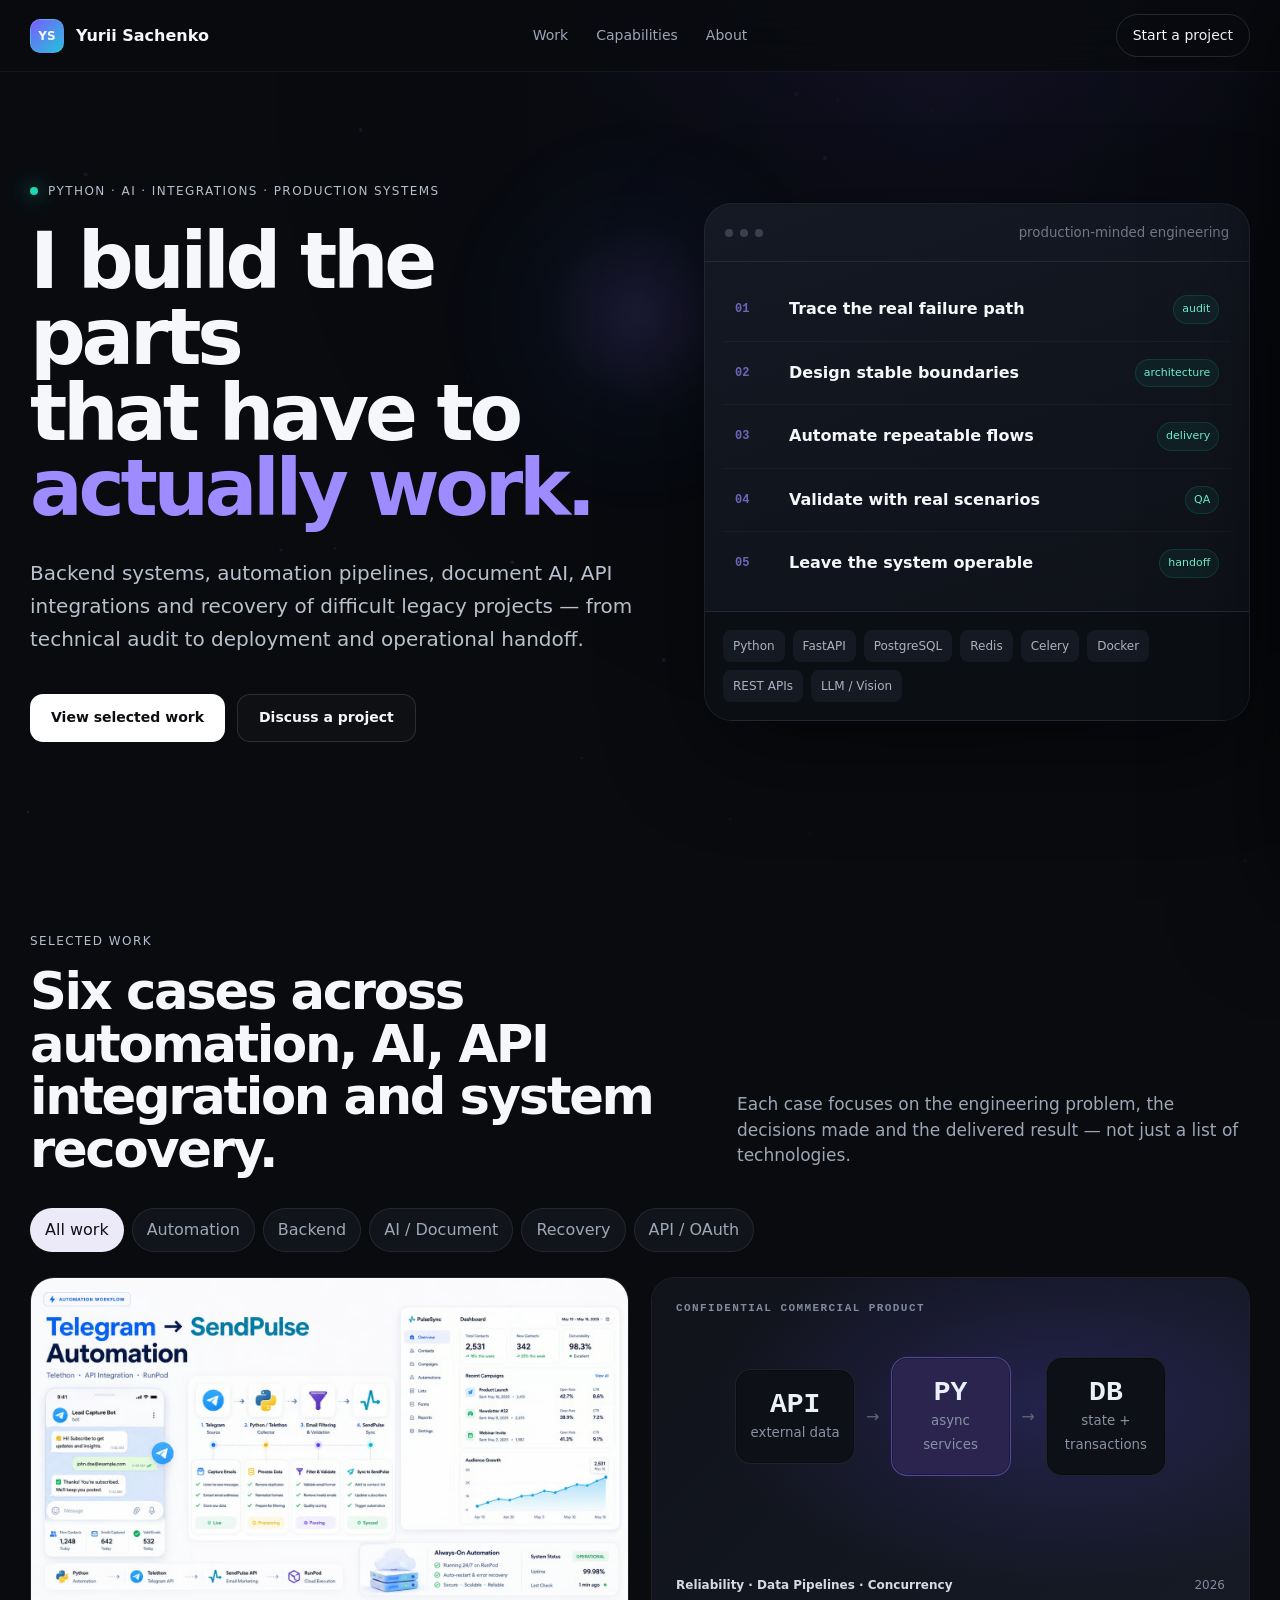
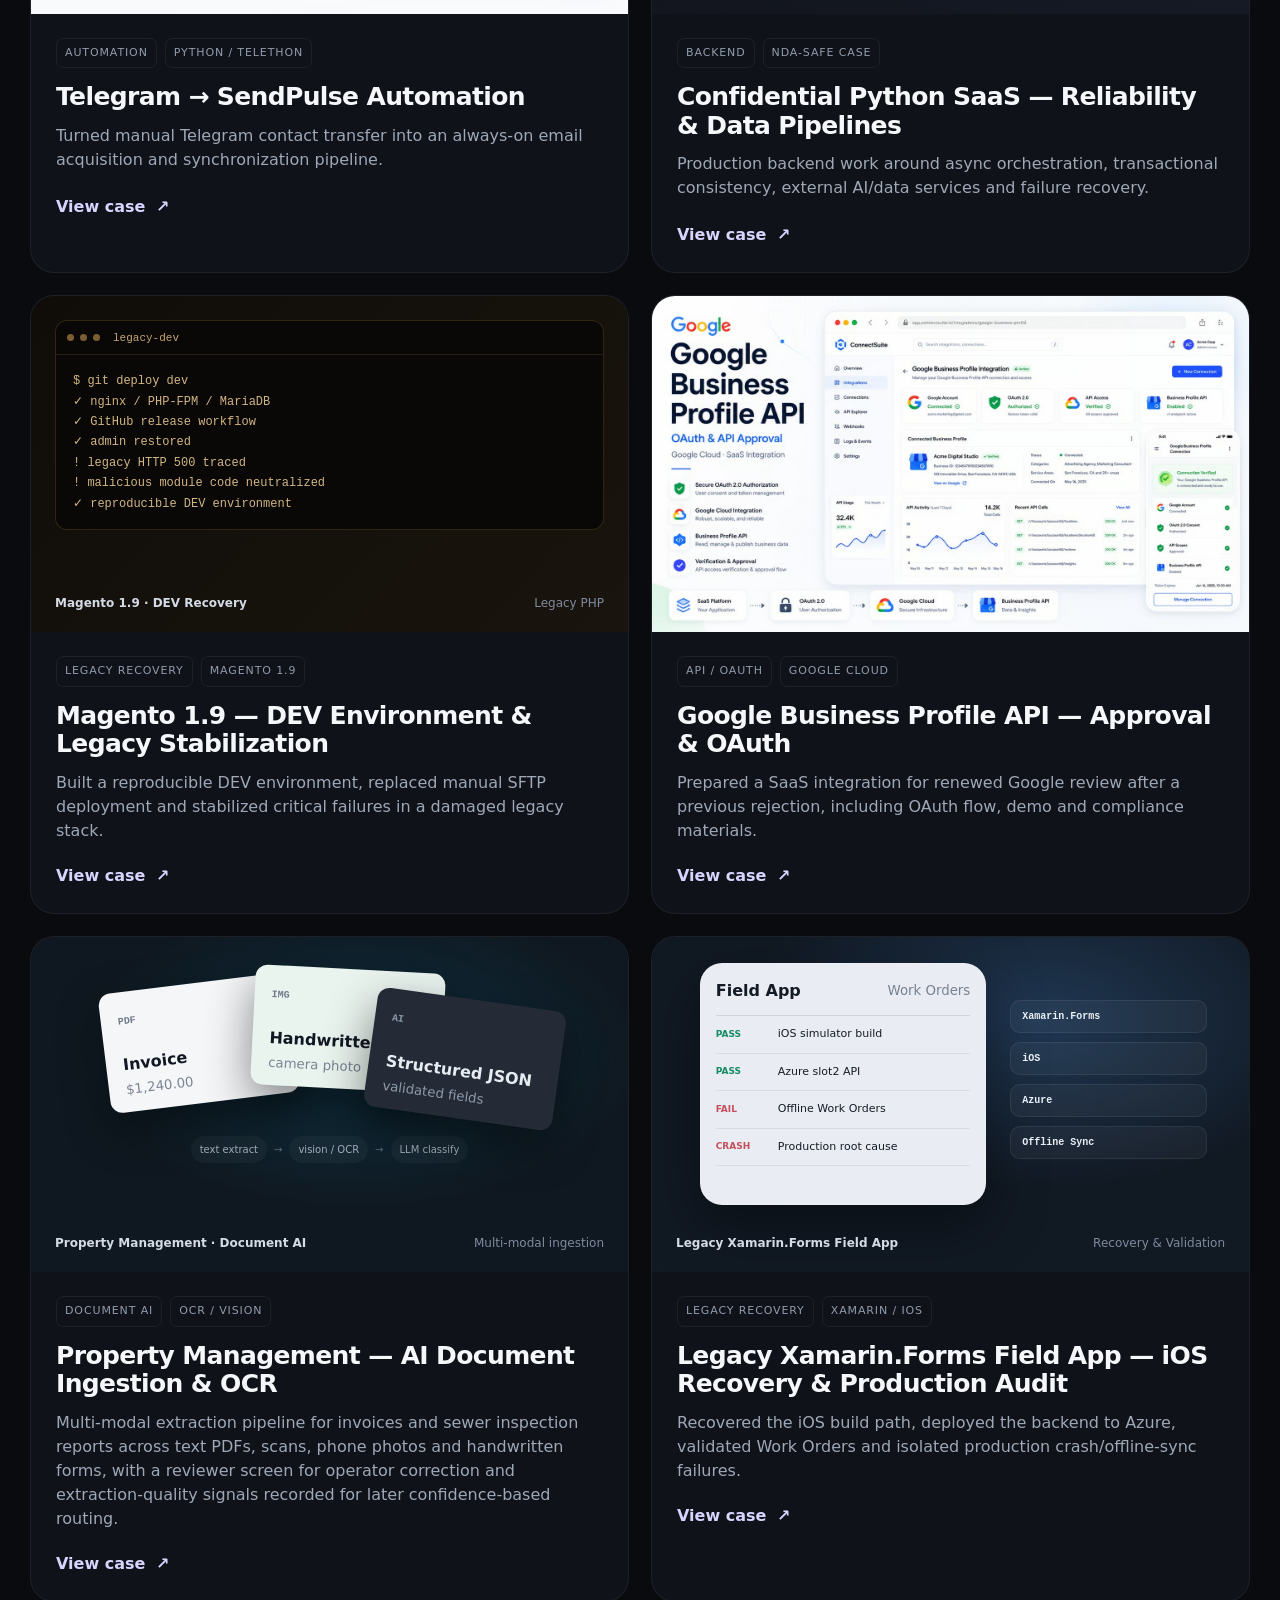
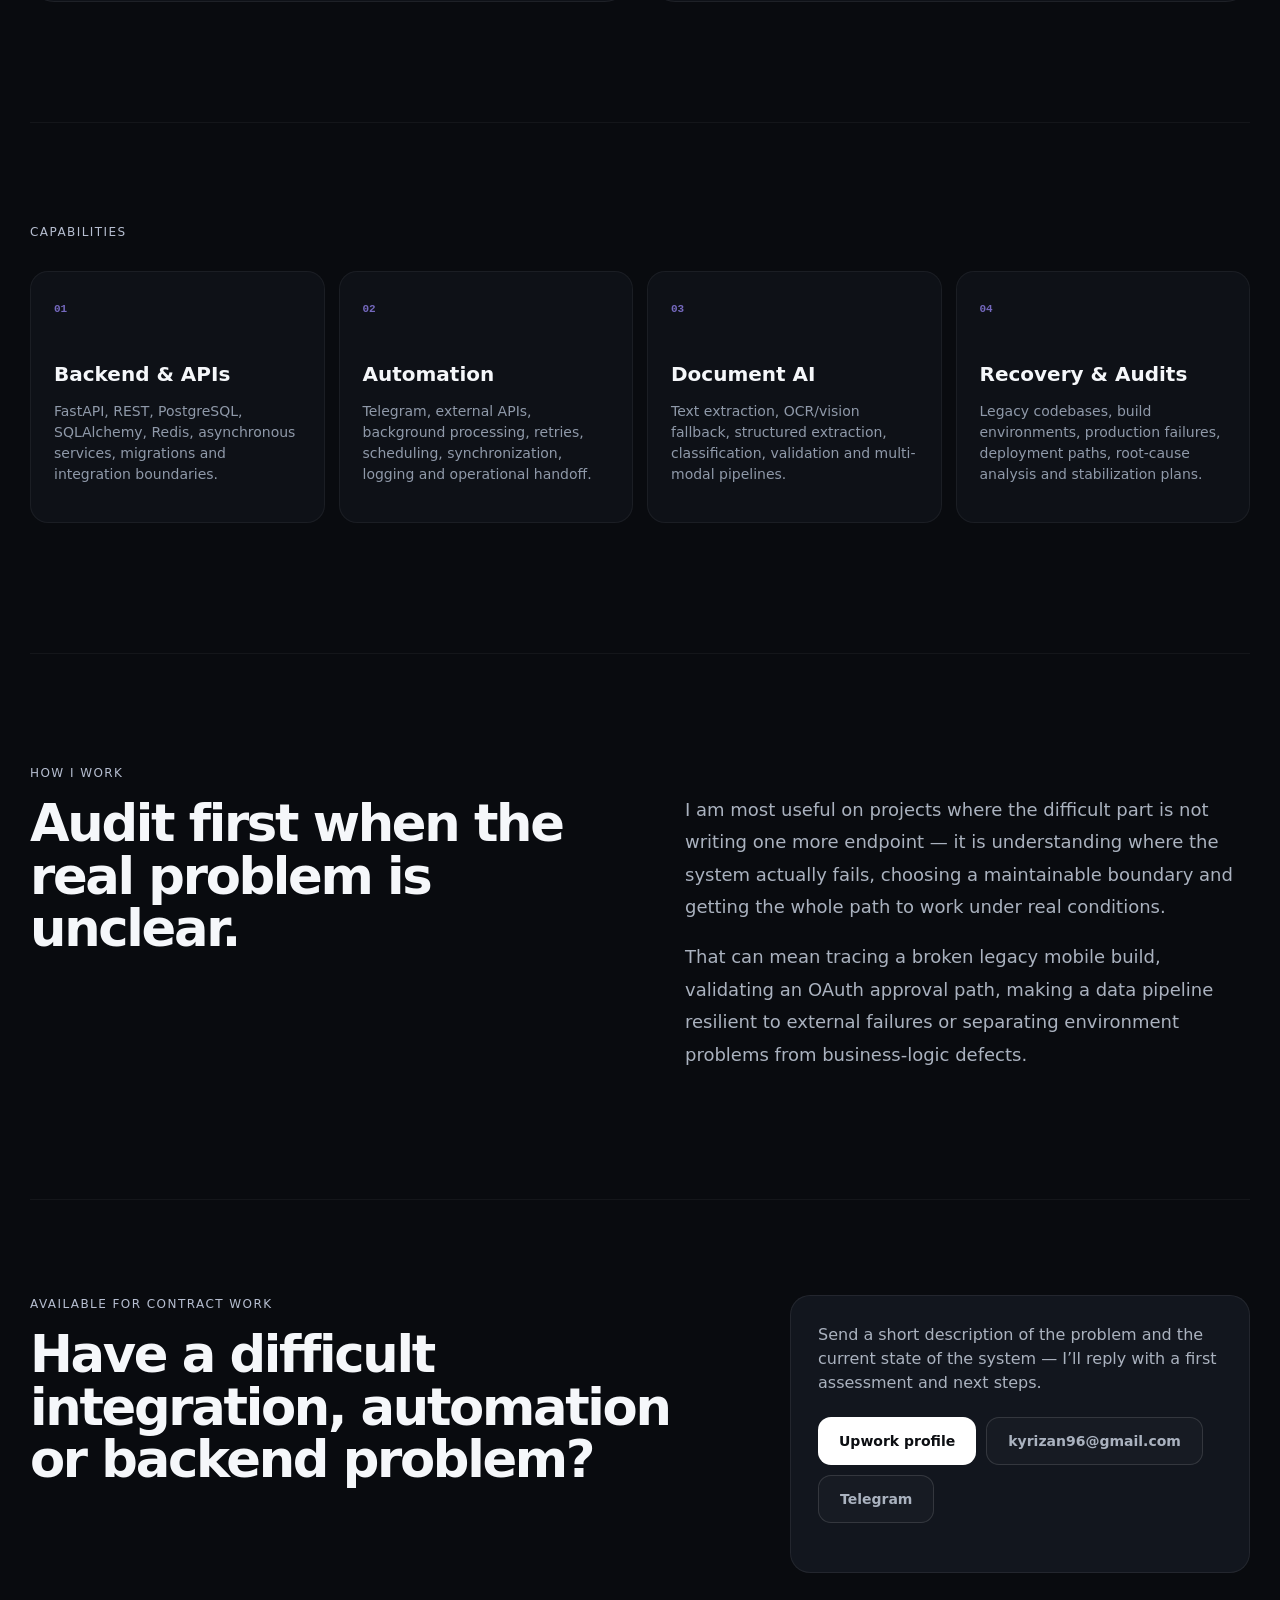
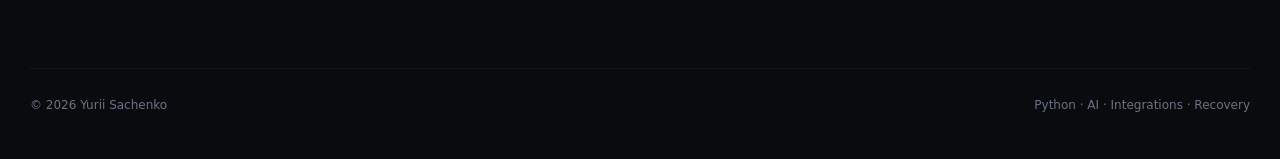
<file: index.html>
<!doctype html>
<html lang="en">
<head>
  <meta charset="utf-8" />
  <meta name="viewport" content="width=device-width, initial-scale=1" />
  <meta name="description" content="Selected engineering work by Yurii Sachenko — Python backend, AI document processing, API integrations, automation and legacy recovery." />
  <title>Yurii Sachenko — Engineering Portfolio</title>
  <meta property="og:type" content="website" />
  <meta property="og:url" content="https://yurafreedom.github.io/yurii-engineering-portfolio/" />
  <meta property="og:title" content="Yurii Sachenko — Engineering Portfolio" />
  <meta property="og:description" content="Selected engineering work by Yurii Sachenko — Python backend, AI document processing, API integrations, automation and legacy recovery." />
  <meta property="og:image" content="https://yurafreedom.github.io/yurii-engineering-portfolio/assets/og-image.png" />
  <meta property="og:image:width" content="1200" />
  <meta property="og:image:height" content="630" />
  <meta property="og:image:alt" content="Yurii Sachenko — Python, AI, integrations and production systems." />
  <meta name="twitter:card" content="summary_large_image" />
  <meta name="twitter:title" content="Yurii Sachenko — Engineering Portfolio" />
  <meta name="twitter:description" content="Selected engineering work by Yurii Sachenko — Python backend, AI document processing, API integrations, automation and legacy recovery." />
  <meta name="twitter:image" content="https://yurafreedom.github.io/yurii-engineering-portfolio/assets/og-image.png" />
  <link rel="icon" type="image/svg+xml" href="assets/favicon.svg" />
  <link rel="stylesheet" href="styles.css" />
</head>
<body>
  <canvas class="ambient-canvas" id="ambientCanvas" aria-hidden="true"></canvas>
  <div class="scroll-progress" id="scrollProgress" aria-hidden="true"></div>
  <div class="cursor-glow" id="cursorGlow" aria-hidden="true"></div>
  <header class="site-header">
    <a class="brand" href="#top" aria-label="Home"><span class="brand-mark">YS</span><span>Yurii Sachenko</span></a>
    <nav class="nav" aria-label="Primary">
      <a href="#work">Work</a>
      <a href="#capabilities">Capabilities</a>
      <a href="#about">About</a>
    </nav>
    <a class="header-cta" href="#contact">Start a project</a>
  </header>

  <main id="top">
    <section class="hero section-shell">
      <div class="hero-copy">
        <div class="eyebrow"><span class="pulse"></span> Python · AI · Integrations · Production Systems</div>
        <h1>I build the parts<br/>that have to <em>actually work.</em></h1>
        <p class="hero-lede">Backend systems, automation pipelines, document AI, API integrations and recovery of difficult legacy projects — from technical audit to deployment and operational handoff.</p>
        <div class="hero-actions">
          <a class="btn btn-primary" href="#work">View selected work</a>
          <a class="btn btn-ghost" href="#contact">Discuss a project</a>
        </div>
      </div>
      <div class="hero-panel" aria-label="Engineering focus">
        <div class="terminal-top"><span></span><span></span><span></span><small>production-minded engineering</small></div>
        <div class="terminal-body">
          <div class="terminal-row"><b>01</b><span>Trace the real failure path</span><i>audit</i></div>
          <div class="terminal-row"><b>02</b><span>Design stable boundaries</span><i>architecture</i></div>
          <div class="terminal-row"><b>03</b><span>Automate repeatable flows</span><i>delivery</i></div>
          <div class="terminal-row"><b>04</b><span>Validate with real scenarios</span><i>QA</i></div>
          <div class="terminal-row"><b>05</b><span>Leave the system operable</span><i>handoff</i></div>
        </div>
        <div class="hero-stack">
          <span>Python</span><span>FastAPI</span><span>PostgreSQL</span><span>Redis</span><span>Celery</span><span>Docker</span><span>REST APIs</span><span>LLM / Vision</span>
        </div>
      </div>
    </section>

    <section class="work-intro section-shell" id="work">
      <div>
        <div class="kicker">Selected work</div>
        <h2>Six cases across automation, AI, API integration and system recovery.</h2>
      </div>
      <p>Each case focuses on the engineering problem, the decisions made and the delivered result — not just a list of technologies.</p>
    </section>

    <section class="filters section-shell" aria-label="Project filters">
      <button class="filter active" data-filter="all">All work</button>
      <button class="filter" data-filter="automation">Automation</button>
      <button class="filter" data-filter="backend">Backend</button>
      <button class="filter" data-filter="ai">AI / Document</button>
      <button class="filter" data-filter="recovery">Recovery</button>
      <button class="filter" data-filter="api">API / OAuth</button>
    </section>

    <section class="project-grid section-shell" id="projectGrid">
      <article class="project-card" data-tags="automation api backend" data-project="sendpulse">
        <div class="project-cover image-cover"><img src="assets/telegram-sendpulse.jpg" alt="Telegram to SendPulse automation case cover" /></div>
        <div class="project-card-body">
          <div class="card-meta"><span>Automation</span><span>Python / Telethon</span></div>
          <h3>Telegram → SendPulse Automation</h3>
          <p>Turned manual Telegram contact transfer into an always-on email acquisition and synchronization pipeline.</p>
          <button class="text-link open-project">View case <span>↗</span></button>
        </div>
      </article>

      <article class="project-card" data-tags="backend automation" data-project="confidential">
        <div class="project-cover generated-cover cover-confidential">
          <div class="cover-label">CONFIDENTIAL COMMERCIAL PRODUCT</div>
          <div class="flow-diagram">
            <div class="flow-node"><span>API</span><small>external data</small></div><i>→</i>
            <div class="flow-node core"><span>PY</span><small>async services</small></div><i>→</i>
            <div class="flow-node"><span>DB</span><small>state + transactions</small></div>
          </div>
          <div class="cover-footer"><b>Reliability · Data Pipelines · Concurrency</b><span>2026</span></div>
        </div>
        <div class="project-card-body">
          <div class="card-meta"><span>Backend</span><span>NDA-safe case</span></div>
          <h3>Confidential Python SaaS — Reliability & Data Pipelines</h3>
          <p>Production backend work around async orchestration, transactional consistency, external AI/data services and failure recovery.</p>
          <button class="text-link open-project">View case <span>↗</span></button>
        </div>
      </article>

      <article class="project-card" data-tags="recovery backend" data-project="magento">
        <div class="project-cover generated-cover cover-magento">
          <div class="retro-window">
            <div class="retro-bar"><span></span><span></span><span></span><b>legacy-dev</b></div>
            <pre>$ git deploy dev
✓ nginx / PHP-FPM / MariaDB
✓ GitHub release workflow
✓ admin restored
! legacy HTTP 500 traced
! malicious module code neutralized
✓ reproducible DEV environment</pre>
          </div>
          <div class="cover-footer"><b>Magento 1.9 · DEV Recovery</b><span>Legacy PHP</span></div>
        </div>
        <div class="project-card-body">
          <div class="card-meta"><span>Legacy Recovery</span><span>Magento 1.9</span></div>
          <h3>Magento 1.9 — DEV Environment & Legacy Stabilization</h3>
          <p>Built a reproducible DEV environment, replaced manual SFTP deployment and stabilized critical failures in a damaged legacy stack.</p>
          <button class="text-link open-project">View case <span>↗</span></button>
        </div>
      </article>

      <article class="project-card" data-tags="api backend" data-project="google">
        <div class="project-cover image-cover"><img src="assets/google-business-profile.jpg" alt="Google Business Profile API OAuth approval case cover" /></div>
        <div class="project-card-body">
          <div class="card-meta"><span>API / OAuth</span><span>Google Cloud</span></div>
          <h3>Google Business Profile API — Approval & OAuth</h3>
          <p>Prepared a SaaS integration for renewed Google review after a previous rejection, including OAuth flow, demo and compliance materials.</p>
          <button class="text-link open-project">View case <span>↗</span></button>
        </div>
      </article>

      <article class="project-card" data-tags="ai backend automation" data-project="property-management">
        <div class="project-cover generated-cover cover-ocr">
          <div class="doc-stack">
            <div class="doc doc-a"><span>PDF</span><b>Invoice</b><small>$1,240.00</small></div>
            <div class="doc doc-b"><span>IMG</span><b>Handwritten</b><small>camera photo</small></div>
            <div class="doc doc-c"><span>AI</span><b>Structured JSON</b><small>validated fields</small></div>
          </div>
          <div class="ocr-path"><span>text extract</span><i>→</i><span>vision / OCR</span><i>→</i><span>LLM classify</span></div>
          <div class="cover-footer"><b>Property Management · Document AI</b><span>Multi-modal ingestion</span></div>
        </div>
        <div class="project-card-body">
          <div class="card-meta"><span>Document AI</span><span>OCR / Vision</span></div>
          <h3>Property Management — AI Document Ingestion & OCR</h3>
          <p>Multi-modal extraction pipeline for invoices and sewer inspection reports across text PDFs, scans, phone photos and handwritten forms, with a reviewer screen for operator correction and extraction-quality signals recorded for later confidence-based routing.</p>
          <button class="text-link open-project">View case <span>↗</span></button>
        </div>
      </article>

      <article class="project-card" data-tags="recovery backend" data-project="field-app">
        <div class="project-cover generated-cover cover-field-app">
          <div class="mobile-shell">
            <div class="mobile-head"><span>Field App</span><small>Work Orders</small></div>
            <div class="work-row"><i>PASS</i><span>iOS simulator build</span></div>
            <div class="work-row"><i>PASS</i><span>Azure slot2 API</span></div>
            <div class="work-row warn"><i>FAIL</i><span>Offline Work Orders</span></div>
            <div class="work-row warn"><i>CRASH</i><span>Production root cause</span></div>
          </div>
          <div class="diagnostic-lines"><span>Xamarin.Forms</span><span>iOS</span><span>Azure</span><span>Offline Sync</span></div>
          <div class="cover-footer"><b>Legacy Xamarin.Forms Field App</b><span>Recovery & Validation</span></div>
        </div>
        <div class="project-card-body">
          <div class="card-meta"><span>Legacy Recovery</span><span>Xamarin / iOS</span></div>
          <h3>Legacy Xamarin.Forms Field App — iOS Recovery & Production Audit</h3>
          <p>Recovered the iOS build path, deployed the backend to Azure, validated Work Orders and isolated production crash/offline-sync failures.</p>
          <button class="text-link open-project">View case <span>↗</span></button>
        </div>
      </article>
    </section>

    <section class="capabilities section-shell" id="capabilities">
      <div class="kicker">Capabilities</div>
      <div class="cap-grid">
        <div class="cap"><span>01</span><h3>Backend & APIs</h3><p>FastAPI, REST, PostgreSQL, SQLAlchemy, Redis, asynchronous services, migrations and integration boundaries.</p></div>
        <div class="cap"><span>02</span><h3>Automation</h3><p>Telegram, external APIs, background processing, retries, scheduling, synchronization, logging and operational handoff.</p></div>
        <div class="cap"><span>03</span><h3>Document AI</h3><p>Text extraction, OCR/vision fallback, structured extraction, classification, validation and multi-modal pipelines.</p></div>
        <div class="cap"><span>04</span><h3>Recovery & Audits</h3><p>Legacy codebases, build environments, production failures, deployment paths, root-cause analysis and stabilization plans.</p></div>
      </div>
    </section>

    <section class="about section-shell" id="about">
      <div>
        <div class="kicker">How I work</div>
        <h2>Audit first when the real problem is unclear.</h2>
      </div>
      <div class="about-copy">
        <p>I am most useful on projects where the difficult part is not writing one more endpoint — it is understanding where the system actually fails, choosing a maintainable boundary and getting the whole path to work under real conditions.</p>
        <p>That can mean tracing a broken legacy mobile build, validating an OAuth approval path, making a data pipeline resilient to external failures or separating environment problems from business-logic defects.</p>
      </div>
    </section>

    <section class="contact section-shell" id="contact">
      <div>
        <div class="kicker">Available for contract work</div>
        <h2>Have a difficult integration, automation or backend problem?</h2>
      </div>
      <div class="contact-card">
        <p>Send a short description of the problem and the current state of the system — I&rsquo;ll reply with a first assessment and next steps.</p>
        <div class="contact-links">
          <a class="btn btn-primary" href="https://www.upwork.com/freelancers/~01db5468dbbc7e4d9e" target="_blank" rel="noopener noreferrer">Upwork profile</a>
          <a class="btn btn-ghost" href="mailto:kyrizan96@gmail.com">kyrizan96@gmail.com</a>
          <a class="btn btn-ghost" href="https://telegram.me/yurii_sachenko" target="_blank" rel="noopener noreferrer">Telegram</a>
        </div>
      </div>
    </section>
  </main>

  <footer class="footer section-shell"><span>© 2026 Yurii Sachenko</span><span>Python · AI · Integrations · Recovery</span></footer>

  <div class="drawer-backdrop" id="drawerBackdrop" hidden></div>
  <aside class="project-drawer" id="projectDrawer" aria-hidden="true" aria-label="Project details">
    <button class="drawer-close" id="drawerClose" aria-label="Close project">×</button>
    <div id="drawerContent"></div>
  </aside>

  <script src="script.js"></script>
</body>
</html>
</file>
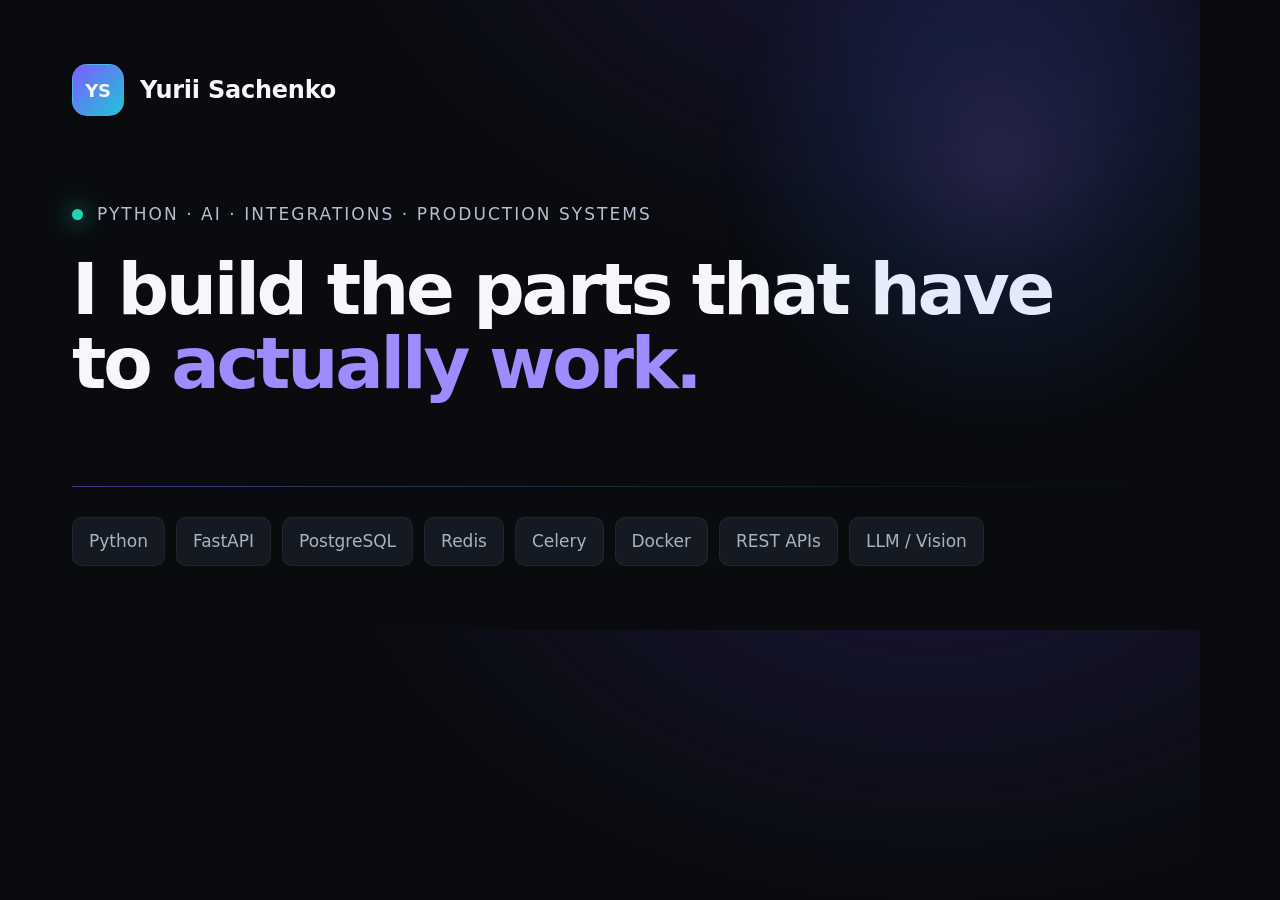
<file: tools/og-image/og-image.html>
<!doctype html>
<html lang="en"><head><meta charset="utf-8"/>
<style>
  *{box-sizing:border-box;margin:0;padding:0}
  html,body{width:1200px;height:630px;overflow:hidden}
  body{
    background:radial-gradient(900px 620px at 78% -140px,#2a215e88,transparent 66%),#090b0f;
    color:#f5f7fa;
    font-family:Inter,ui-sans-serif,system-ui,-apple-system,BlinkMacSystemFont,"Segoe UI",sans-serif;
    line-height:1.5;
    padding:64px 72px;
    display:flex;flex-direction:column;justify-content:space-between;
    position:relative;
  }
  .glow{position:absolute;right:-80px;top:-120px;width:560px;height:560px;border-radius:50%;
    background:radial-gradient(circle,#8a75ff33 0%,#3b79ff1a 34%,transparent 70%);filter:blur(10px)}
  .brand{display:flex;align-items:center;gap:16px;font-weight:700;font-size:24px;letter-spacing:-.01em}
  .brand-mark{display:grid;place-items:center;width:52px;height:52px;border:1px solid #ffffff1d;
    border-radius:15px;background:linear-gradient(135deg,#7c5cff,#20c5d8);font-size:18px;font-weight:700}
  .eyebrow{display:flex;align-items:center;gap:14px;font-size:17px;letter-spacing:.12em;
    text-transform:uppercase;color:#b6bed0;margin-bottom:26px}
  .pulse{width:11px;height:11px;border-radius:50%;background:#1ed6b3;box-shadow:0 0 22px #1ed6b3}
  h1{font-size:72px;line-height:1.02;letter-spacing:-.045em;font-weight:800;max-width:1000px}
  h1 em{font-style:normal;color:#9e8bff}
  .stack{display:flex;flex-wrap:wrap;gap:11px}
  .stack span{padding:11px 16px;border-radius:10px;background:#151a22;border:1px solid #ffffff0d;
    color:#a9b2c2;font-size:17px;font-weight:500}
  .rule{height:1px;background:linear-gradient(90deg,#7c5cff88,#20c5d833,transparent);margin-bottom:30px}
</style></head>
<body>
  <div class="glow"></div>
  <div class="brand"><span class="brand-mark">YS</span><span>Yurii Sachenko</span></div>
  <div>
    <div class="eyebrow"><span class="pulse"></span>Python · AI · Integrations · Production Systems</div>
    <h1>I build the parts that have to <em>actually work.</em></h1>
  </div>
  <div>
    <div class="rule"></div>
    <div class="stack">
      <span>Python</span><span>FastAPI</span><span>PostgreSQL</span><span>Redis</span>
      <span>Celery</span><span>Docker</span><span>REST APIs</span><span>LLM / Vision</span>
    </div>
  </div>
</body></html>
</file>
<file: styles.css>
:root{
  --bg:#090b0f;--panel:#11151c;--panel2:#151a22;--ink:#f5f7fa;--muted:#9ca6b7;--line:#242b36;
  --accent:#7c5cff;--accent2:#1ed6b3;--warm:#ffb454;--max:1220px;--radius:24px;
}
*{box-sizing:border-box}html{scroll-behavior:smooth}body{margin:0;background:radial-gradient(900px 500px at 75% -150px,#2a215e44,transparent 65%),var(--bg);color:var(--ink);font-family:Inter,ui-sans-serif,system-ui,-apple-system,BlinkMacSystemFont,"Segoe UI",sans-serif;line-height:1.5}button,a{font:inherit}a{color:inherit;text-decoration:none}button{color:inherit}.section-shell{width:min(var(--max),calc(100% - 40px));margin-inline:auto}.site-header{position:sticky;top:0;z-index:50;height:72px;display:grid;grid-template-columns:1fr auto 1fr;align-items:center;padding:0 max(20px,calc((100vw - var(--max))/2));background:#090b0fd9;border-bottom:1px solid #ffffff0c;backdrop-filter:blur(18px)}.brand{display:flex;align-items:center;gap:12px;font-weight:700}.brand-mark{display:grid;place-items:center;width:34px;height:34px;border:1px solid #ffffff1d;border-radius:10px;background:linear-gradient(135deg,#7c5cff,#20c5d8);font-size:12px}.nav{display:flex;gap:28px;color:var(--muted);font-size:14px}.nav a:hover{color:#fff}.header-cta{justify-self:end;padding:10px 16px;border:1px solid #ffffff20;border-radius:999px;font-size:14px}.hero{min-height:760px;display:grid;grid-template-columns:1.05fr .95fr;align-items:center;gap:70px;padding-block:110px 90px}.eyebrow,.kicker{font-size:12px;letter-spacing:.12em;text-transform:uppercase;color:#b6bed0}.eyebrow{display:flex;align-items:center;gap:10px}.pulse{width:8px;height:8px;border-radius:50%;background:var(--accent2);box-shadow:0 0 20px var(--accent2)}h1,h2,h3,p{margin-top:0}h1{font-size:clamp(50px,6.1vw,88px);line-height:.97;letter-spacing:-.055em;margin:24px 0 30px;max-width:800px}h1 em{font-style:normal;color:#9e8bff}.hero-lede{font-size:20px;line-height:1.65;color:#b9c0ce;max-width:700px}.hero-actions{display:flex;gap:12px;margin-top:38px}.btn{display:inline-flex;align-items:center;justify-content:center;min-height:48px;padding:0 21px;border-radius:13px;font-weight:700;font-size:14px}.btn-primary{background:#fff;color:#0c0e12}.btn-primary:hover{background:#dcd8ff}.btn-ghost{border:1px solid #ffffff20;background:#ffffff06}.hero-panel{border:1px solid #ffffff10;border-radius:28px;background:linear-gradient(160deg,#151924,#0d1016);box-shadow:0 30px 100px #0007;overflow:hidden}.terminal-top{height:58px;display:flex;align-items:center;gap:7px;padding:0 20px;border-bottom:1px solid var(--line);color:#6f7888}.terminal-top span{width:8px;height:8px;border-radius:50%;background:#394151}.terminal-top small{margin-left:auto}.terminal-body{padding:16px 18px}.terminal-row{display:grid;grid-template-columns:42px 1fr auto;align-items:center;gap:12px;padding:17px 12px;border-bottom:1px solid #ffffff09}.terminal-row:last-child{border-bottom:0}.terminal-row b{font:600 12px ui-monospace,SFMono-Regular,Menlo,monospace;color:#7064b9}.terminal-row span{font-weight:600}.terminal-row i{font-style:normal;font-size:11px;color:#6ff0d2;background:#1ed6b310;padding:5px 8px;border:1px solid #1ed6b325;border-radius:999px}.hero-stack{display:flex;flex-wrap:wrap;gap:8px;padding:18px;border-top:1px solid var(--line);background:#0b0e13}.hero-stack span{padding:7px 10px;border-radius:8px;background:#151a22;color:#a9b2c2;font-size:12px}.work-intro{display:grid;grid-template-columns:1.1fr .9fr;gap:80px;align-items:end;padding:100px 0 32px}.work-intro h2,.about h2,.contact h2{font-size:clamp(34px,4vw,58px);line-height:1.03;letter-spacing:-.045em;margin:15px 0 0}.work-intro p{color:var(--muted);font-size:17px;max-width:520px;margin-bottom:7px}.filters{display:flex;gap:8px;flex-wrap:wrap;padding-bottom:25px}.filter{border:1px solid #ffffff14;background:#11151b;border-radius:999px;padding:9px 14px;color:#9ea7b6;cursor:pointer}.filter.active,.filter:hover{background:#eceaf9;color:#101217}.project-grid{display:grid;grid-template-columns:repeat(2,1fr);gap:22px;padding-bottom:120px}.project-card{border:1px solid #ffffff10;border-radius:var(--radius);background:#0f1218;overflow:hidden;transition:transform .3s ease,border-color .3s ease;min-width:0}.project-card:hover{transform:translateY(-5px);border-color:#ffffff25}.project-card.is-hidden{display:none}.project-cover{aspect-ratio:16/9;overflow:hidden;position:relative;background:#f2f4f8}.image-cover img{width:100%;height:100%;object-fit:cover;display:block}.project-card-body{padding:24px 25px 25px}.card-meta{display:flex;gap:8px;flex-wrap:wrap;margin-bottom:15px}.card-meta span{font-size:11px;text-transform:uppercase;letter-spacing:.08em;color:#919cad;border:1px solid #ffffff10;padding:6px 8px;border-radius:7px}.project-card h3{font-size:25px;line-height:1.14;letter-spacing:-.025em;margin-bottom:12px}.project-card p{color:#9fa8b7;min-height:50px}.text-link{border:0;background:transparent;padding:0;margin-top:5px;color:#d8d4ff;font-weight:700;cursor:pointer}.text-link span{margin-left:5px}.generated-cover{padding:24px;color:#eaf0f8;background:#161b24}.cover-footer{position:absolute;left:24px;right:24px;bottom:20px;display:flex;justify-content:space-between;gap:20px;align-items:center;font-size:12px;color:#d5dbe6}.cover-footer span{color:#7f8a9e}.cover-label{font:600 11px ui-monospace,SFMono-Regular,monospace;letter-spacing:.13em;color:#7f8a9e}.cover-confidential{background:radial-gradient(500px 260px at 68% 38%,#4639a655,transparent 70%),linear-gradient(135deg,#10131a,#161a25)}.flow-diagram{display:flex;align-items:center;justify-content:center;gap:11px;height:68%;padding-top:10px}.flow-diagram i{font-style:normal;color:#5e6879}.flow-node{width:120px;padding:19px 12px;text-align:center;border:1px solid #ffffff13;border-radius:16px;background:#0d1016;box-shadow:inset 0 0 0 1px #0004}.flow-node.core{border-color:#8675ff70;background:#2a244f}.flow-node span{display:block;font:800 28px ui-monospace,SFMono-Regular,monospace}.flow-node small{color:#8892a3}.cover-magento{background:linear-gradient(135deg,#100d09,#19140d)}.retro-window{height:73%;border:1px solid #d59a4c31;background:#090806;border-radius:12px;overflow:hidden}.retro-bar{height:34px;border-bottom:1px solid #d59a4c27;display:flex;align-items:center;gap:6px;padding:0 11px}.retro-bar span{width:7px;height:7px;border-radius:50%;background:#7b5d32}.retro-bar b{margin-left:7px;color:#c6a572;font:500 11px ui-monospace,monospace}.retro-window pre{margin:0;padding:16px 17px;color:#d2b584;font:500 clamp(9px,1vw,12px)/1.7 ui-monospace,SFMono-Regular,Menlo,monospace;white-space:pre-wrap}.cover-ocr{background:radial-gradient(400px 220px at 55% 35%,#0e759e4a,transparent 70%),#0f1820}.doc-stack{height:61%;position:relative}.doc{position:absolute;width:190px;height:120px;border-radius:12px;background:#f5f6f8;color:#111723;padding:15px 17px;box-shadow:0 17px 45px #0007}.doc span{font:700 10px ui-monospace,monospace;color:#6f7a8a}.doc b{display:block;margin-top:22px;font-size:16px}.doc small{color:#7a8493}.doc-a{left:9%;top:13%;transform:rotate(-7deg)}.doc-b{left:36%;top:5%;transform:rotate(3deg);background:#eaf4ef}.doc-c{right:8%;top:22%;transform:rotate(8deg);background:#242b36;color:#e7ebf2}.doc-c small,.doc-c span{color:#8e99a9}.ocr-path{display:flex;gap:7px;align-items:center;justify-content:center;font-size:10px;color:#a5afbd}.ocr-path span{padding:6px 9px;background:#ffffff09;border-radius:999px}.ocr-path i{font-style:normal;color:#5d6979}.cover-field-app{background:radial-gradient(430px 240px at 65% 25%,#417cc14d,transparent 70%),#111923}.mobile-shell{position:absolute;left:8%;top:8%;width:48%;height:72%;border-radius:22px;border:1px solid #ffffff20;background:#e9edf3;color:#151b25;padding:15px;box-shadow:0 20px 60px #0006}.mobile-head{display:flex;justify-content:space-between;align-items:center;padding-bottom:12px;border-bottom:1px solid #cfd5de}.mobile-head span{font-weight:800}.mobile-head small{color:#778290}.work-row{display:grid;grid-template-columns:53px 1fr;gap:9px;align-items:center;padding:10px 0;border-bottom:1px solid #d8dde5;font-size:11px}.work-row i{font-style:normal;font-weight:800;font-size:9px;color:#168b63}.work-row.warn i{color:#c64e5c}.diagnostic-lines{position:absolute;right:7%;top:19%;width:33%;display:grid;gap:9px}.diagnostic-lines span{padding:10px 11px;background:#ffffff0a;border:1px solid #ffffff12;border-radius:10px;font:600 10px ui-monospace,monospace}.capabilities{padding:100px 0 130px;border-top:1px solid #ffffff0c}.cap-grid{display:grid;grid-template-columns:repeat(4,1fr);gap:14px;margin-top:30px}.cap{padding:23px;border:1px solid #ffffff0e;border-radius:18px;background:#0e1117}.cap>span{color:#7468bd;font:600 11px ui-monospace,monospace}.cap h3{margin:40px 0 12px;font-size:20px}.cap p{font-size:14px;color:#8f99a9}.about{display:grid;grid-template-columns:1fr 1fr;gap:90px;padding:110px 0;border-top:1px solid #ffffff0c}.about-copy{padding-top:30px;color:#aab2bf;font-size:18px;line-height:1.8}.contact{display:grid;grid-template-columns:1.2fr .8fr;gap:70px;padding:95px 0;border-top:1px solid #ffffff0c}.contact-card{padding:27px;border:1px solid #ffffff12;border-radius:20px;background:#12161e;color:#aab2bf}.footer{display:flex;justify-content:space-between;color:#697383;font-size:12px;padding:27px 0 45px;border-top:1px solid #ffffff0c}.drawer-backdrop{position:fixed;inset:0;background:#000a;backdrop-filter:blur(6px);z-index:80}.project-drawer{position:fixed;z-index:90;right:0;top:0;width:min(720px,94vw);height:100vh;overflow:auto;background:#10131a;border-left:1px solid #ffffff13;box-shadow:-30px 0 100px #000a;transform:translateX(105%);transition:transform .35s cubic-bezier(.2,.8,.2,1);padding:70px 42px 50px}.project-drawer.open{transform:translateX(0)}.drawer-close{position:absolute;top:18px;right:22px;width:42px;height:42px;border-radius:50%;border:1px solid #ffffff18;background:#191e27;color:#fff;font-size:26px;cursor:pointer}.drawer-hero{margin-bottom:30px}.drawer-tags{display:flex;gap:8px;flex-wrap:wrap;margin-bottom:15px}.drawer-tags span{font-size:10px;letter-spacing:.08em;text-transform:uppercase;color:#a9b2c2;padding:6px 8px;border:1px solid #ffffff12;border-radius:7px}.drawer-hero h2{font-size:42px;line-height:1.04;letter-spacing:-.04em;margin:0 0 16px}.drawer-role{color:#8f9aab}.drawer-section{padding:25px 0;border-top:1px solid #ffffff0d}.drawer-section h4{margin:0 0 12px;font-size:13px;text-transform:uppercase;letter-spacing:.1em;color:#8c96a7}.drawer-section p,.drawer-section li{color:#b2bac7}.drawer-section ul{margin:0;padding-left:19px;display:grid;gap:8px}.result-box{padding:18px;border-radius:14px;background:#1b2130;border:1px solid #ffffff10;color:#dfe3eb}.stack-list{display:flex;flex-wrap:wrap;gap:7px}.stack-list span{font-size:11px;padding:7px 9px;border-radius:8px;background:#ffffff08;color:#adb6c5}.note{color:#7f8998;font-size:12px;margin-top:14px}@media(max-width:920px){.site-header{grid-template-columns:1fr auto}.nav{display:none}.hero{grid-template-columns:1fr;min-height:auto;padding-top:80px}.hero-panel{max-width:680px}.work-intro,.about,.contact{grid-template-columns:1fr;gap:28px}.project-grid{grid-template-columns:1fr}.cap-grid{grid-template-columns:repeat(2,1fr)}}@media(max-width:620px){.section-shell{width:min(var(--max),calc(100% - 24px))}.site-header{height:62px;padding-inline:12px}.brand span:last-child{display:none}.header-cta{padding:8px 12px;font-size:12px}.hero{padding:65px 0 55px;gap:35px}.hero-lede{font-size:17px}.hero-actions{flex-direction:column;align-items:stretch}.terminal-row{grid-template-columns:31px 1fr}.terminal-row i{display:none}.work-intro{padding-top:70px}.project-card-body{padding:20px}.cap-grid{grid-template-columns:1fr}.project-drawer{padding:64px 22px 40px}.drawer-hero h2{font-size:34px}.generated-cover{padding:16px}.cover-footer{left:16px;right:16px}.flow-node{width:94px;padding:13px 7px}.flow-node span{font-size:21px}.doc{width:145px;height:100px;padding:11px}.doc b{margin-top:14px;font-size:13px}.mobile-shell{width:55%}.diagnostic-lines{width:31%;right:4%}.footer{flex-direction:column;gap:8px}}


/* Motion layer */
.ambient-canvas{position:fixed;inset:0;width:100%;height:100%;z-index:-2;pointer-events:none;opacity:.58}.scroll-progress{position:fixed;left:0;top:0;height:2px;width:100%;z-index:120;transform:scaleX(0);transform-origin:left center;background:linear-gradient(90deg,#7c5cff,#20c5d8);box-shadow:0 0 18px #7c5cff88;pointer-events:none}.cursor-glow{position:fixed;width:420px;height:420px;border-radius:50%;left:0;top:0;z-index:-1;pointer-events:none;opacity:.16;background:radial-gradient(circle,#8a75ff 0%,#3b79ff33 32%,transparent 70%);filter:blur(12px);transform:translate3d(-50%,-50%,0);will-change:transform}.site-header{transition:background .25s ease,border-color .25s ease,box-shadow .25s ease}.site-header.is-scrolled{background:#090b0ff2;border-color:#ffffff16;box-shadow:0 12px 42px #0004}.reveal{opacity:0;transform:translateY(32px) scale(.985);filter:blur(7px);transition:opacity .75s cubic-bezier(.2,.7,.2,1),transform .75s cubic-bezier(.2,.7,.2,1),filter .75s cubic-bezier(.2,.7,.2,1)}.reveal.in-view{opacity:1;transform:none;filter:none}.project-card.reveal{transition:opacity .68s cubic-bezier(.2,.7,.2,1),transform .68s cubic-bezier(.2,.7,.2,1),filter .68s cubic-bezier(.2,.7,.2,1),border-color .28s ease,box-shadow .28s ease}.project-card.in-view:hover{transform:translateY(-7px) perspective(900px) rotateX(var(--rx,0deg)) rotateY(var(--ry,0deg));border-color:#8a75ff55;box-shadow:0 24px 70px #0008,0 0 0 1px #7c5cff10}.project-cover{transform:translateZ(0)}.project-cover img{transition:transform .65s cubic-bezier(.2,.7,.2,1),filter .65s ease}.project-card:hover .project-cover img{transform:scale(1.035);filter:saturate(1.07)}.project-card .text-link span{display:inline-block;transition:transform .25s ease}.project-card:hover .text-link span{transform:translate(4px,-3px)}.hero-copy>*{opacity:0;transform:translateY(20px);animation:heroEnter .8s cubic-bezier(.2,.75,.2,1) forwards}.hero-copy>.eyebrow{animation-delay:.08s}.hero-copy>h1{animation-delay:.16s}.hero-copy>.hero-lede{animation-delay:.27s}.hero-copy>.hero-actions{animation-delay:.38s}.hero-panel{opacity:0;transform:translateY(26px) scale(.97);animation:panelEnter 1s .22s cubic-bezier(.18,.78,.18,1) forwards;transform-style:preserve-3d;will-change:transform}.terminal-row{opacity:0;transform:translateX(14px);animation:terminalLine .55s cubic-bezier(.2,.75,.2,1) forwards}.terminal-row:nth-child(1){animation-delay:.58s}.terminal-row:nth-child(2){animation-delay:.68s}.terminal-row:nth-child(3){animation-delay:.78s}.terminal-row:nth-child(4){animation-delay:.88s}.terminal-row:nth-child(5){animation-delay:.98s}.pulse{animation:pulseDot 2.1s ease-in-out infinite}.brand-mark{animation:brandFloat 5s ease-in-out infinite}.filter{transition:transform .2s ease,background .2s ease,color .2s ease,border-color .2s ease}.filter:hover{transform:translateY(-2px)}.btn{transition:transform .2s ease,background .2s ease,border-color .2s ease,box-shadow .2s ease}.btn:hover{transform:translateY(-2px)}.btn-primary:hover{box-shadow:0 12px 34px #8a75ff2d}.drawer-backdrop{opacity:0;transition:opacity .3s ease}.drawer-backdrop.visible{opacity:1}.project-drawer.open .drawer-hero,.project-drawer.open .drawer-section{animation:drawerContent .55s cubic-bezier(.2,.75,.2,1) both}.project-drawer.open .drawer-section:nth-child(2){animation-delay:.04s}.project-drawer.open .drawer-section:nth-child(3){animation-delay:.08s}.project-drawer.open .drawer-section:nth-child(4){animation-delay:.12s}.project-drawer.open .drawer-section:nth-child(5){animation-delay:.16s}.project-drawer.open .drawer-section:nth-child(6){animation-delay:.20s}.generated-cover .flow-node,.generated-cover .doc,.generated-cover .diagnostic-lines span,.generated-cover .work-row{transition:transform .35s cubic-bezier(.2,.75,.2,1),box-shadow .35s ease,background .35s ease}.project-card:hover .flow-node.core{transform:translateY(-6px) scale(1.03);box-shadow:0 18px 40px #0008}.project-card:hover .doc-a{transform:rotate(-10deg) translate(-5px,-3px)}.project-card:hover .doc-b{transform:rotate(2deg) translateY(-8px)}.project-card:hover .doc-c{transform:rotate(11deg) translate(5px,-2px)}.project-card:hover .diagnostic-lines span:nth-child(1){transform:translateX(4px)}.project-card:hover .diagnostic-lines span:nth-child(2){transform:translateX(9px)}.project-card:hover .diagnostic-lines span:nth-child(3){transform:translateX(6px)}.project-card:hover .diagnostic-lines span:nth-child(4){transform:translateX(12px)}
@keyframes heroEnter{to{opacity:1;transform:none}}@keyframes panelEnter{to{opacity:1;transform:none}}@keyframes terminalLine{to{opacity:1;transform:none}}@keyframes pulseDot{0%,100%{box-shadow:0 0 8px #20c5d888;transform:scale(1)}50%{box-shadow:0 0 26px #20c5d8;transform:scale(1.22)}}@keyframes brandFloat{0%,100%{transform:translateY(0) rotate(0)}50%{transform:translateY(-2px) rotate(2deg)}}@keyframes drawerContent{from{opacity:0;transform:translateX(18px)}to{opacity:1;transform:none}}
@media(max-width:920px){.cursor-glow{display:none}.project-card.in-view:hover{transform:translateY(-5px)}}
@media(prefers-reduced-motion:reduce){html{scroll-behavior:auto}.ambient-canvas,.cursor-glow{display:none}.reveal,.hero-copy>*,.hero-panel,.terminal-row,.brand-mark,.pulse,.project-drawer.open .drawer-hero,.project-drawer.open .drawer-section{opacity:1!important;transform:none!important;filter:none!important;animation:none!important;transition:none!important}}

.contact-links{display:flex;flex-wrap:wrap;gap:10px;margin:22px 0}
</file>
